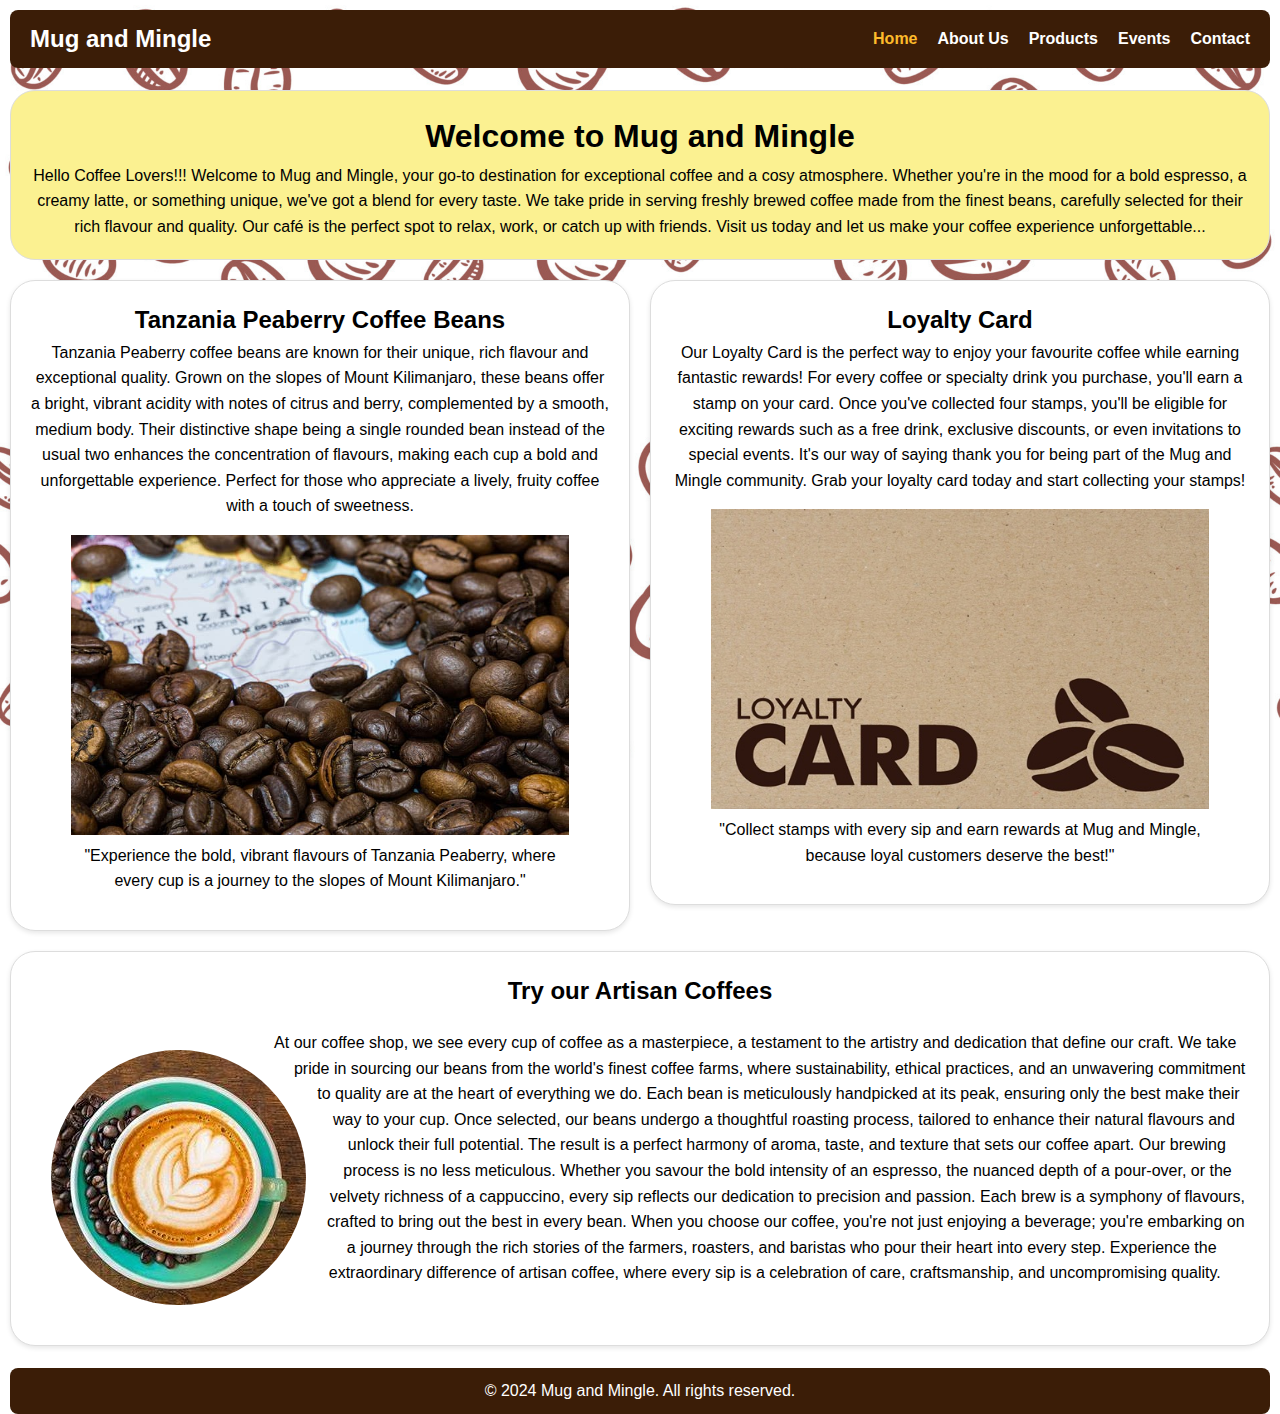
<file: index.html>
<!DOCTYPE html>
<html lang="en-gb">

<head>
    <meta charset="UTF-8">
    <meta name="viewport" content="width=device-width, initial-scale=1.0">
    <link rel="icon" type="image/jpg" href="./images/coffee_logo.jpg">
    <title>Mug and Mingle</title>
    <link rel="stylesheet" href="css/style.css">
</head>

<body>
    <a id="backtop"></a>
    <div class="container">
        <!-- Header -->
        <header class="header">
            <div class="logo">Mug and Mingle</div>
            <nav class="nav">
                <a href="/" class="current" aria-current="page">Home</a>
                <a href="about_us.html">About Us</a>
                <a href="products.html">Products</a>
                <a href="events.html">Events</a>
                <a href="contact.html">Contact</a>
            </nav>
        </header>

        <!-- Main Content -->
        <main class="main">
            <section class="hero">
                <h1>Welcome to Mug and Mingle</h1>
                <p>Hello Coffee Lovers!!! Welcome to Mug and Mingle, your go-to destination for exceptional coffee and a
                    cosy atmosphere.
                    Whether you're in the mood for a bold espresso, a creamy latte, or something unique, we've got a
                    blend for every taste.
                    We take pride in serving freshly brewed coffee made from the finest beans, carefully selected for
                    their rich flavour and quality.
                    Our café is the perfect spot to relax, work, or catch up with friends.
                    Visit us today and let us make your coffee experience unforgettable...</p>
            </section>

            <div class="content">
                <article>
                    <h2 class="title-hidden">Tanzania Peaberry Coffee Beans</h2>
                    <section>
                        <h2 id="tanzaniabeans">Tanzania Peaberry Coffee Beans</h2>
                        <p>Tanzania Peaberry coffee beans are known for their unique, rich flavour and exceptional
                            quality.
                            Grown on the slopes of Mount Kilimanjaro, these beans offer a bright, vibrant acidity with
                            notes of citrus and berry, complemented by a smooth, medium body.
                            Their distinctive shape being a single rounded bean instead of the usual two enhances the
                            concentration of flavours, making each cup a bold and unforgettable experience.
                            Perfect for those who appreciate a lively, fruity coffee with a touch of sweetness.</p>
                        <figure>
                            <img src="./images/tanzania_coffee.jpg" alt="Authentic coffee " width="500" height="300">
                            <figcaption>"Experience the bold, vibrant flavours of Tanzania Peaberry, where every cup is a
                                journey to the slopes of Mount Kilimanjaro."</figcaption>
                        </figure>
                    </section>
                </article>

                <article>
                    <h2 class="title-hidden">Loyalty Card</h2>
                    <section>
                        <h2 id="loyaltycard">Loyalty Card</h2>
                        <p>Our Loyalty Card is the perfect way to enjoy your favourite coffee while earning fantastic
                            rewards!
                            For every coffee or specialty drink you purchase, you'll earn a stamp on your card. Once
                            you've collected four stamps,
                            you'll be eligible for exciting rewards such as a free drink, exclusive discounts, or even
                            invitations to special events.
                            It's our way of saying thank you for being part of the Mug and Mingle community.
                            Grab your loyalty card today and start collecting your stamps!</p>
                        <figure>
                            <img src="./images/loyalty_card.jpg" alt="Loyalty Card" width="500" height="300">
                            <figcaption>"Collect stamps with every sip and earn rewards at Mug and Mingle, because loyal
                                customers deserve the best!"</figcaption>
                        </figure>
                    </section>
                </article>

            </div>
            <div class="content shaped">
                <article>
                    <h2 id="ourartisancoffees">Try our Artisan Coffees</h2>
                    <p>
                        <img src="./images/artisan_coffee.jpg" alt="Artisan Coffee">
                        At our coffee shop, we see every cup of coffee as a masterpiece, a testament to the artistry and
                        dedication that define our craft.
                        We take pride in sourcing our beans from the world's finest coffee farms, where sustainability,
                        ethical practices, and an unwavering commitment to quality are at the heart of everything we do.
                        Each bean is meticulously handpicked at its peak, ensuring only the best make their way to your
                        cup.
                        Once selected, our beans undergo a thoughtful roasting process, tailored to enhance their
                        natural flavours and unlock their full potential.
                        The result is a perfect harmony of aroma, taste, and texture that sets our coffee apart.
                        Our brewing process is no less meticulous. Whether you savour the bold intensity of an espresso,
                        the nuanced depth of a pour-over, or the velvety richness of a cappuccino, every sip reflects
                        our dedication to precision and passion.
                        Each brew is a symphony of flavours, crafted to bring out the best in every bean.
                        When you choose our coffee, you're not just enjoying a beverage; you're embarking on a journey
                        through the rich stories of the farmers, roasters, and baristas who pour their heart into every
                        step.
                        Experience the extraordinary difference of artisan coffee, where every sip is a celebration of
                        care, craftsmanship, and uncompromising quality.
                    </p>
                </article>
            </div>
        </main>

        <!-- Sidebar -->

        <aside class="sidebar">
            <h2>Quick Links</h2>
            <ul>
                <li><a href="#tanzaniabeans">Tanzania Coffee Beans</a></li>
                <li><a href="#loyaltycard">Loyalty Card</a></li>
                <li><a href="#ourartisancoffees">Try our Artisan Coffees</a></li>
                <li><a href="#backtop">Back to top</a></li>
            </ul>
        </aside>

        <!-- Footer -->
        <footer class="footer">
            <p>&copy; 2024 Mug and Mingle. All rights reserved.</p>
        </footer>
    </div>
</body>

</html>
</file>
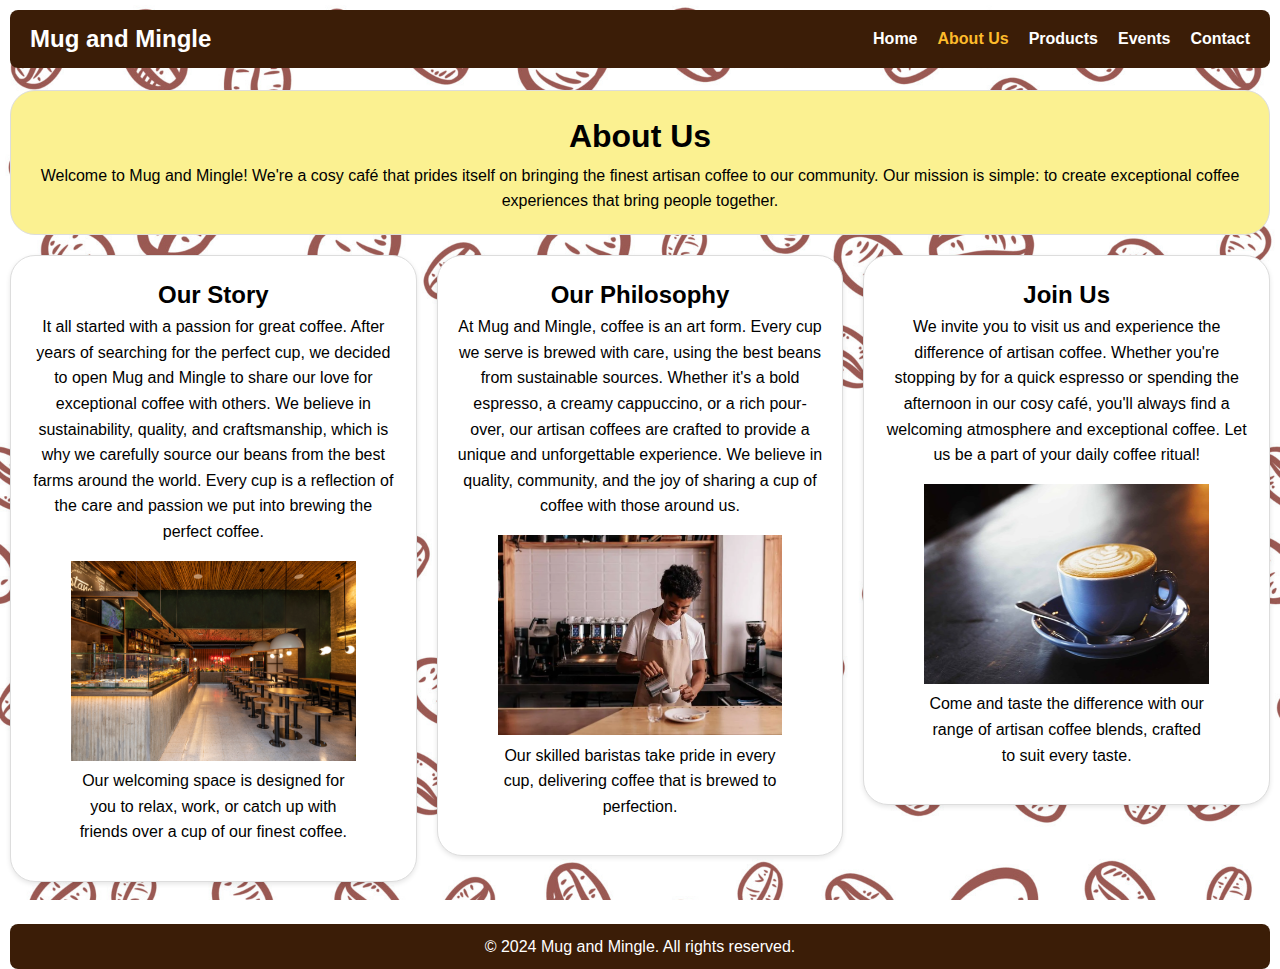
<file: about_us.html>
<!DOCTYPE html>
<html lang="en-gb">

<head>
    <meta charset="UTF-8">
    <meta name="viewport" content="width=device-width, initial-scale=1.0">
    <link rel="icon" type="image/jpg" href="./images/coffee_logo.jpg">
    <title>About Us | Mug and Mingle</title>
    <link rel="stylesheet" href="css/style.css">
</head>

<body>
    <a id="backtop"></a>
    <div class="container">
        <!-- Header -->
        <header class="header">
            <div class="logo">Mug and Mingle</div>
            <nav class="nav">
                <a href="/">Home</a>
                <a href="about_us.html" class="current" aria-current="page">About Us</a>
                <a href="products.html">Products</a>
                <a href="events.html">Events</a>
                <a href="contact.html">Contact</a>
            </nav>
        </header>

        <!-- Main Content -->
        <main class="main">
            <section class="hero">
                <h1>About Us</h1>
                <p>Welcome to Mug and Mingle! We're a cosy café that prides itself on bringing the finest artisan coffee
                    to our community.
                    Our mission is simple: to create exceptional coffee experiences that bring people together.</p>
            </section>

            <div class="content">
                <article>
                    <h2 class="title-hidden">Our Story</h2>
                    <section>
                        <a id="ourstory"></a>
                        <h2>Our Story</h2>
                        <p>It all started with a passion for great coffee. After years of searching for the perfect cup,
                            we decided to open Mug and Mingle to share our love for exceptional coffee with others.
                            We believe in sustainability, quality, and craftsmanship, which is why we carefully source
                            our beans from the best farms around the world. Every cup is a reflection of the care and
                            passion we put into brewing the perfect coffee.</p>
                        <figure>
                            <img src="./images/coffee_shop.jpg" alt="Our Coffee Shop" width="400" height="200">
                            <figcaption>Our welcoming space is designed for you to relax, work, or catch up with friends
                                over a cup of our finest coffee.</figcaption>
                        </figure>
                    </section>
                </article>

                <article>
                    <h2 class="title-hidden">Our Philosophy</h2>
                    <section>
                        <a id="ourphilosophy"></a>
                        <h2>Our Philosophy</h2>
                        <p>At Mug and Mingle, coffee is an art form. Every cup we serve is brewed with care, using the
                            best beans from sustainable sources.
                            Whether it's a bold espresso, a creamy cappuccino, or a rich pour-over, our artisan coffees
                            are crafted to provide a unique and unforgettable experience.
                            We believe in quality, community, and the joy of sharing a cup of coffee with those around
                            us.</p>
                        <figure>
                            <img src="./images/coffee-barista.jpg" alt="Barista making coffee" width="400" height="200">
                            <figcaption>Our skilled baristas take pride in every cup, delivering coffee that is brewed
                                to perfection.</figcaption>
                        </figure>
                    </section>
                </article>

                <article>
                    <h2 class="title-hidden">Join Us</h2>
                    <section>
                        <a id="joinus"></a>
                        <h2>Join Us</h2>
                        <p>We invite you to visit us and experience the difference of artisan coffee.
                            Whether you're stopping by for a quick espresso or spending the afternoon in our cosy café,
                            you'll always find a welcoming atmosphere and exceptional coffee. Let us be a part of your
                            daily coffee ritual!</p>
                        <figure>
                            <img src="./images/artisan-coffee-shop-cup.jpg" alt="Artisan coffee cups" width="400" height="200">
                            <figcaption>Come and taste the difference with our range of artisan coffee blends, crafted
                                to suit every taste.</figcaption>
                        </figure>
                    </section>
                </article>
            </div>
        </main>

        <!-- Sidebar -->

        <aside class="sidebar">
            <h2>Quick Links</h2>
            <ul>
                <li><a href="#ourstory">Our Story</a></li>
                <li><a href="#ourphilosophy">Our Philosophy</a></li>
                <li><a href="#joinus">Join Us</a></li>
                <li><a href="#backtop">Back to top</a></li>
            </ul>
        </aside>

         <!-- Footer -->
        <footer class="footer">
            <p>&copy; 2024 Mug and Mingle. All rights reserved.</p>
        </footer>
    </div>
</body>

</html>
</file>
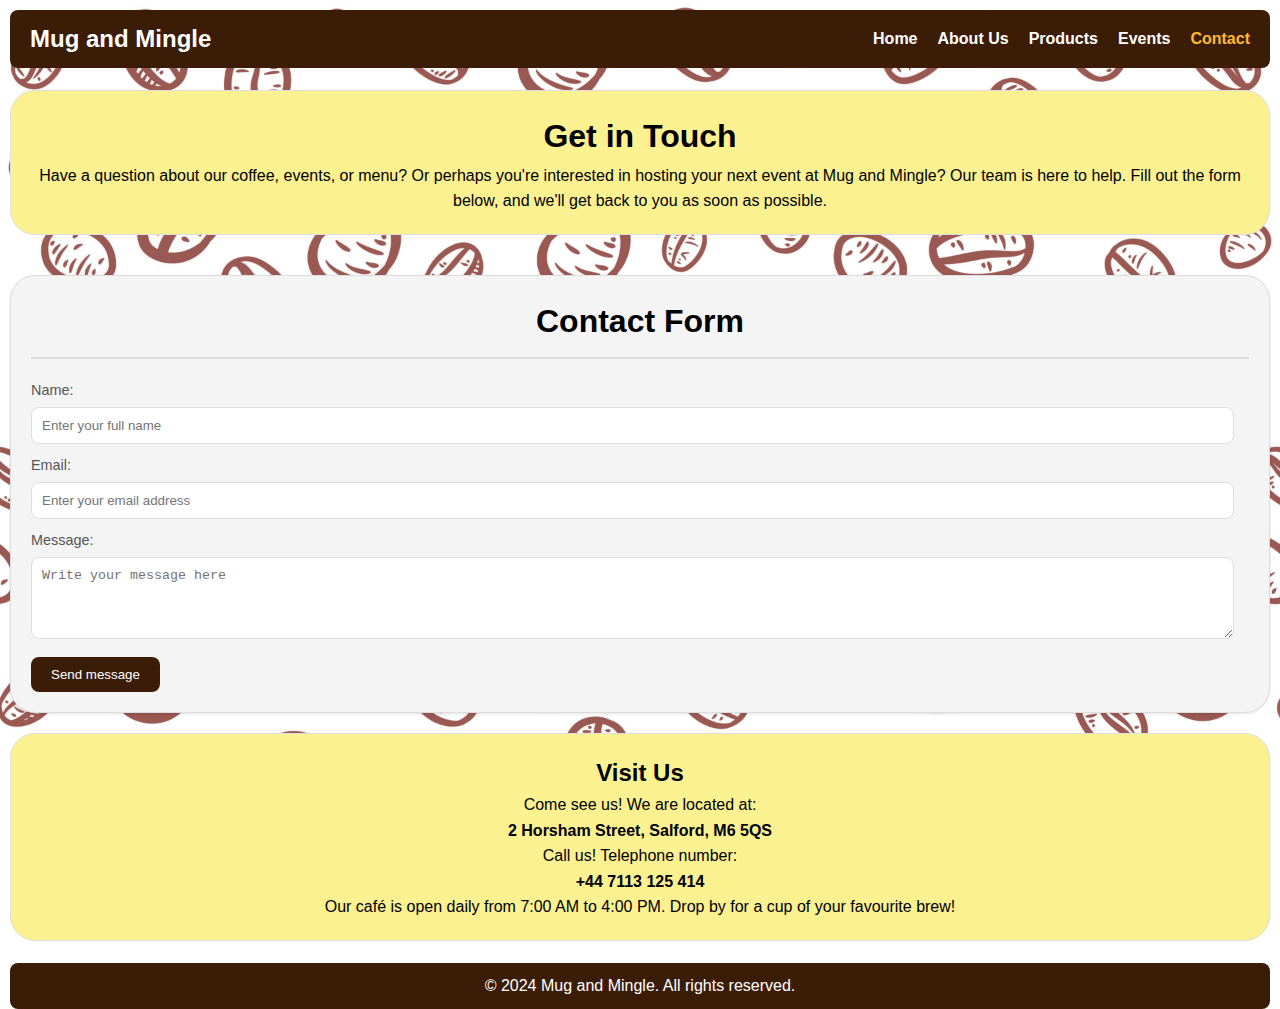
<file: contact.html>
<!DOCTYPE html>
<html lang="en-gb">

<head>
    <meta charset="UTF-8">
    <meta name="viewport" content="width=device-width, initial-scale=1.0">
    <link rel="icon" type="image/jpg" href="./images/coffee_logo.jpg">
    <title>Contact | Mug and Mingle</title>
    <link rel="stylesheet" href="css/style.css">
    <link rel="stylesheet" href="css/contact.css">
</head>

<body>
    <a id="backtop"></a>
    <div class="container">
        <!-- Header -->
        <header class="header">
            <div class="logo">Mug and Mingle</div>
            <nav class="nav">
                <a href="/">Home</a>
                <a href="about_us.html">About Us</a>
                <a href="products.html">Products</a>
                <a href="events.html">Events</a>
                <a href="contact.html" class="current" aria-current="page">Contact</a>
            </nav>
        </header>

        <!-- Main Content -->
        <main class="main">
            <section class="hero">
                <h1>Get in Touch</h1>
                <p>Have a question about our coffee, events, or menu? Or perhaps you're interested in hosting your next
                    event at Mug and Mingle?
                    Our team is here to help. Fill out the form below, and we'll get back to you as soon as possible.
                </p>
            </section>
            <a id="contactform"></a>
            
                
                    <form action="/submit" method="post">
                        <div class="section-header">
                            <h2>Contact Form</h2>
                        </div>
                        <label for="name">Name:</label>
                        <input type="text" id="name" name="name" placeholder="Enter your full name" required>
                        <label for="email">Email:</label>
                        <input type="email" id="email" name="email" placeholder="Enter your email address" required>
                        <label for="message">Message:</label>
                        <textarea id="message" name="message" rows="4" placeholder="Write your message here" required></textarea>
                        <button type="submit">Send message</button>
                    </form>
            

            <section class="hero">
                <h2>Visit Us</h2>
                <p>Come see us! We are located at:</p>
                <p><b>2 Horsham Street, Salford, M6 5QS</b></p>
                <p>Call us! Telephone number:</p>
                <p><b>+44 7113 125 414</b></p>
                <p>Our café is open daily from 7:00 AM to 4:00 PM. Drop by for a cup of your favourite brew!</p>

            </section>


        </main>

        <!-- Sidebar -->

        <aside class="sidebar">
            <h2>Quick Links</h2>
            <ul>
                <li><a href="#contactform">Contact Form</a></li>
                <li><a href="#backtop">Back to top</a></li>
            </ul>
        </aside>

        <!-- Footer -->
        <footer class="footer">
            <p>&copy; 2024 Mug and Mingle. All rights reserved.</p>
        </footer>
    </div>
</body>

</html>
</file>
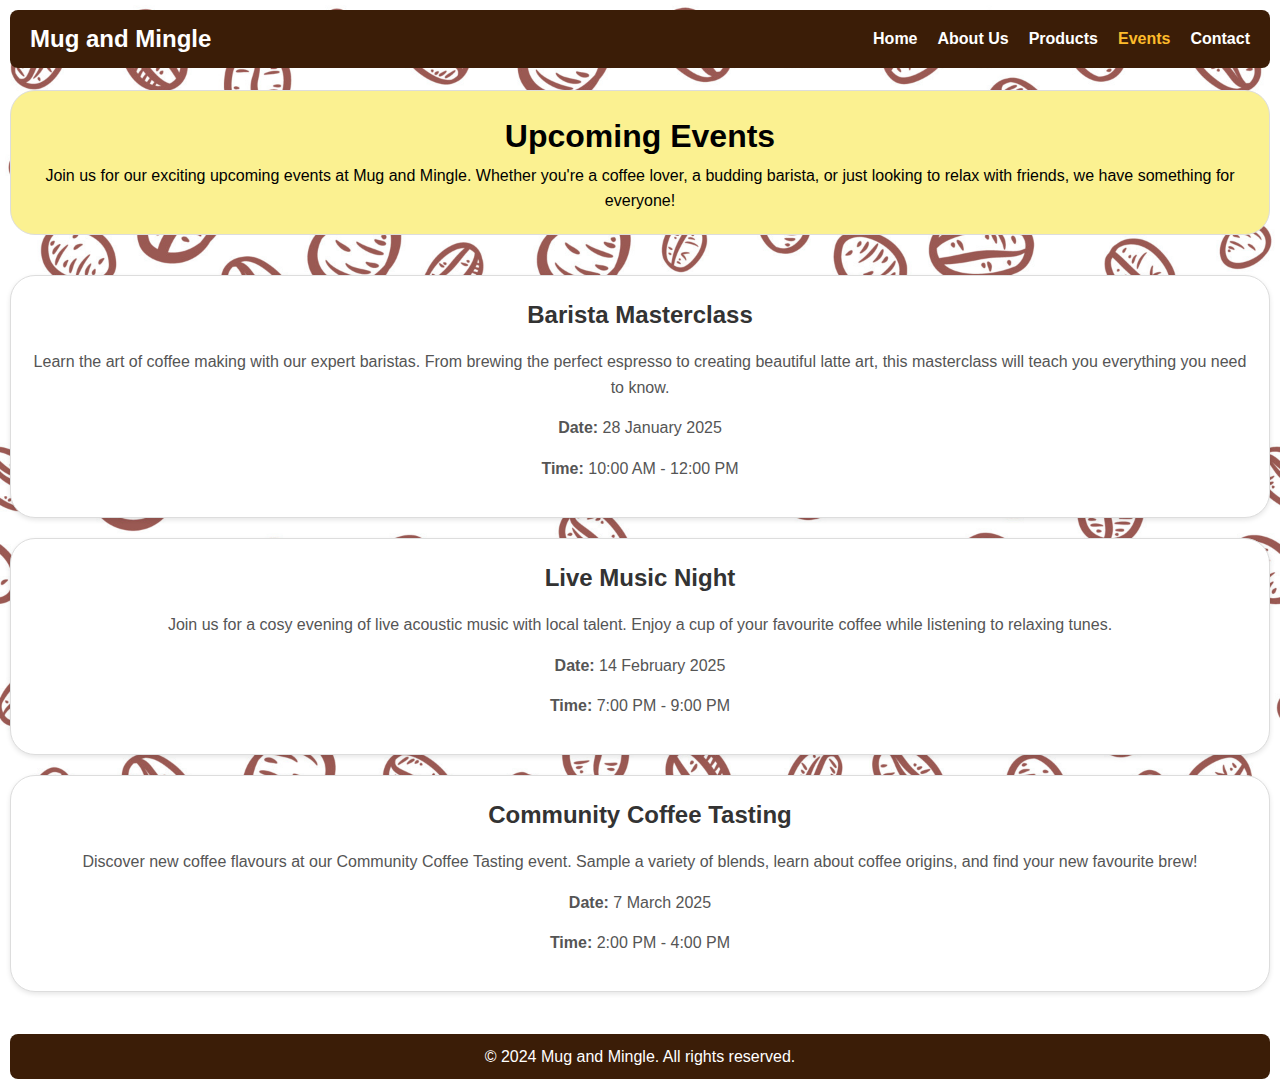
<file: events.html>
<!DOCTYPE html>
<html lang="en-gb">

<head>
    <meta charset="UTF-8">
    <meta name="viewport" content="width=device-width, initial-scale=1.0">
    <link rel="icon" type="image/jpg" href="./images/coffee_logo.jpg">
    <title>Events | Mug and Mingle</title>
    <link rel="stylesheet" href="css/style.css">
    <link rel="stylesheet" href="css/events.css">
</head>

<body>
    <a id="backtop"></a>
    <div class="container">
        <!-- Header -->
        <header class="header">
            <div class="logo">Mug and Mingle</div>
            <nav class="nav">
                <a href="/">Home</a>
                <a href="about_us.html">About Us</a>
                <a href="products.html">Products</a>
                <a href="events.html" class="current" aria-current="page">Events</a>
                <a href="contact.html">Contact</a>
            </nav>
        </header>

        <!-- Main Content -->
        <main class="main">
            <section class="hero">
                <h1>Upcoming Events</h1>
                <p>Join us for our exciting upcoming events at Mug and Mingle. Whether you're a coffee lover, a budding
                    barista, or just looking to relax with friends, we have something for everyone!</p>
            </section>

            <section class="content events">
                <a id="masterclass"></a>
                <div class="event-box">
                    <h2>Barista Masterclass</h2>
                    <p>Learn the art of coffee making with our expert baristas. From brewing the perfect espresso to
                        creating beautiful latte art, this masterclass will teach you everything you need to know.</p>
                    <p><b>Date:</b> 28 January 2025</p>
                    <p><b>Time:</b> 10:00 AM - 12:00 PM</p>
                </div>

                <div class="event-box">
                    <a id="livemusic"></a>
                    <h2>Live Music Night</h2>
                    <p>Join us for a cosy evening of live acoustic music with local talent. Enjoy a cup of your favourite
                        coffee while listening to relaxing tunes.</p>
                    <p><b>Date:</b> 14 February 2025</p>
                    <p><b>Time:</b> 7:00 PM - 9:00 PM</p>
                </div>

                <div class="event-box">
                    <a id="coffeetasting"></a>
                    <h2>Community Coffee Tasting</h2>
                    <p>Discover new coffee flavours at our Community Coffee Tasting event. Sample a variety of blends,
                        learn about coffee origins, and find your new favourite brew!</p>
                    <p><b>Date:</b> 7 March 2025</p>
                    <p><b>Time:</b> 2:00 PM - 4:00 PM</p>
                </div>
            </section>
        </main>

        <!-- Sidebar -->
        <aside class="sidebar">
            <h2>Upcoming Events</h2>
            <ul>
                <li><a href="#masterclass">Barista Masterclass</a></li>
                <li><a href="#livemusic">Live Music Night</a></li>
                <li><a href="#coffeetasting">Community Coffee Tasting</a></li>
                <li><a href="#backtop">Back to top</a></li>
            </ul>
        </aside>

        <!-- Footer -->
        <footer class="footer">
            <p>&copy; 2024 Mug and Mingle. All rights reserved.</p>
        </footer>
    </div>
</body>

</html>
</file>
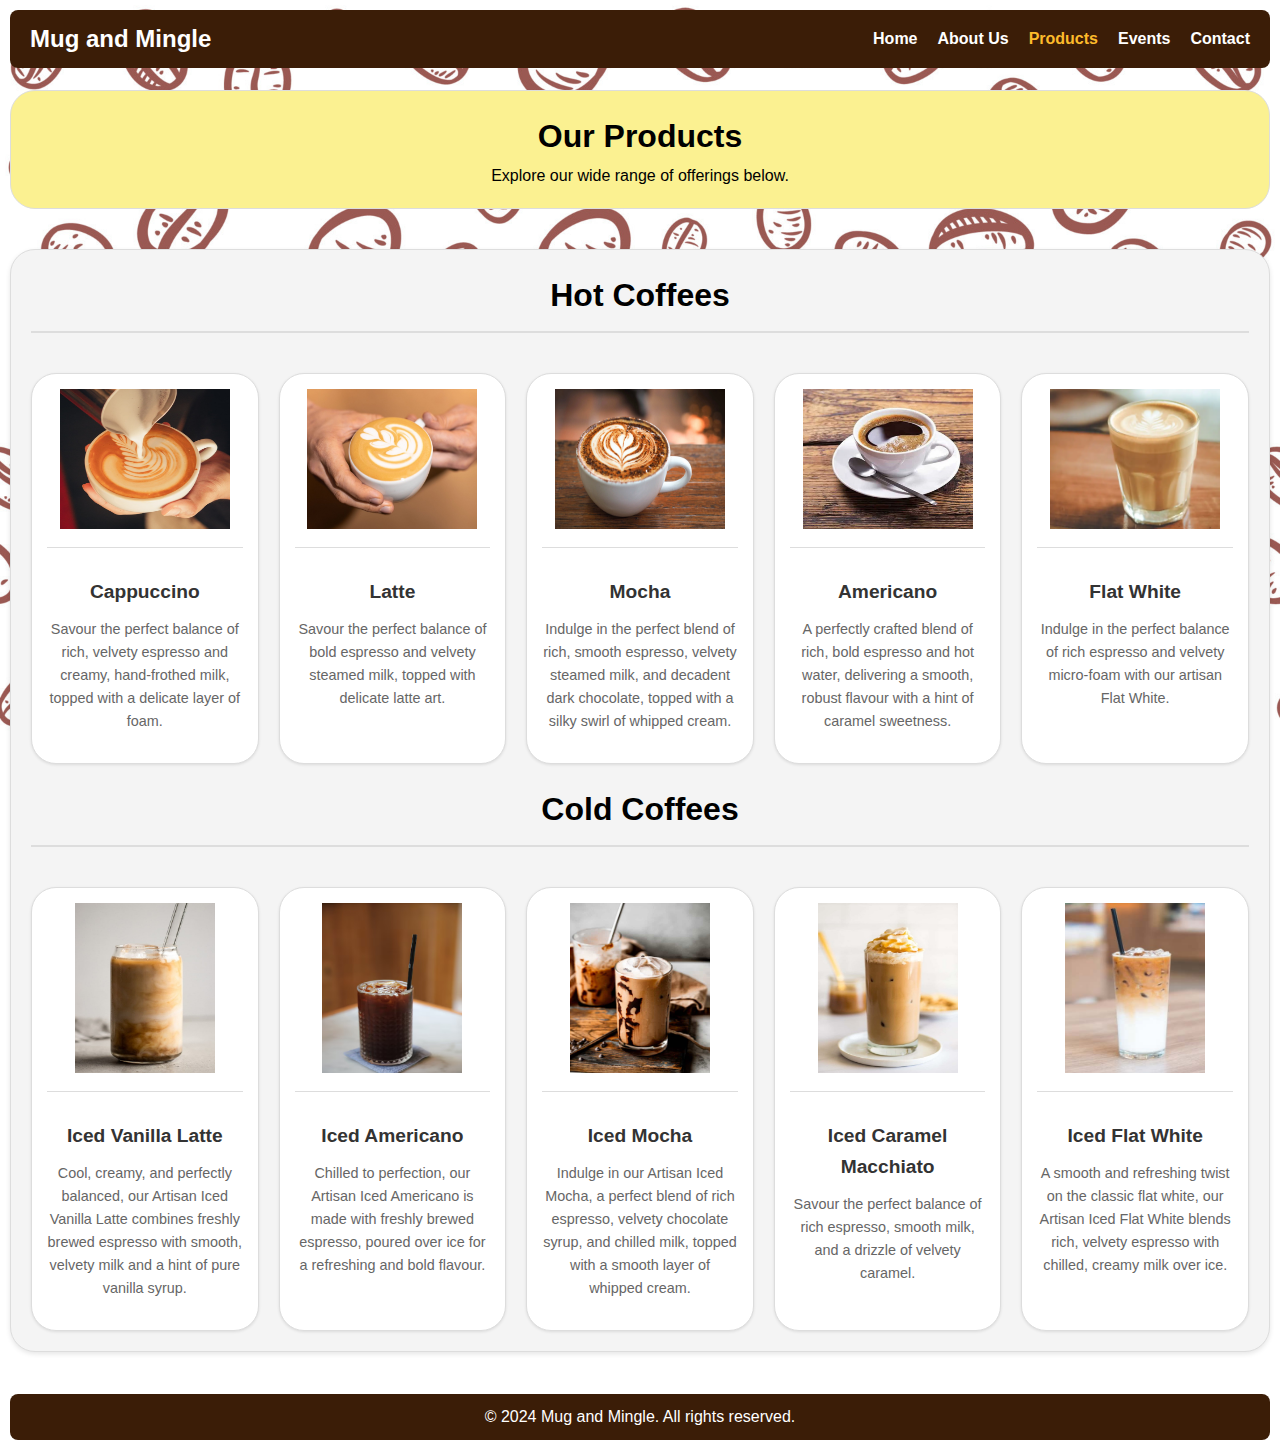
<file: products.html>
<!DOCTYPE html>
<html lang="en-gb">

<head>
    <meta charset="UTF-8">
    <meta name="viewport" content="width=device-width, initial-scale=1.0">
    <link rel="icon" type="image/jpg" href="./images/coffee_logo.jpg">
    <title>Products | Mug and Mingle</title>
    <link rel="stylesheet" href="css/style.css">
    <link rel="stylesheet" href="css/products.css">
</head>

<body>
    <a id="backtop"></a>
    <div class="container">
        <!-- Header -->
        <header class="header">
            
            <div class="logo">Mug and Mingle</div>
            <nav class="nav">
                <a href="/">Home</a>
                <a href="about_us.html">About Us</a>
                <a href="products.html" class="current" aria-current="page">Products</a>
                <a href="events.html">Events</a>
                <a href="contact.html">Contact</a>
            </nav>
        </header>

        <!-- Main Content -->
        <main class="main">
            <section class="hero">
                <h1>Our Products</h1>
                <p>Explore our wide range of offerings below.</p>
            </section>

            <section class="product-grid">
                <div class="section-header">
                    <a id="hotcoffees"></a>
                    <h2>Hot Coffees</h2>
                </div>

                <div class="product">

                    <div class="product-image">
                        <img src="./images/cappuccino.jpg" alt="Artisan Cappuccino" width="170" height="140">
                    </div>
                    <div class="product-info">
                        <h3>Cappuccino</h3>
                        <p>Savour the perfect balance of rich, velvety espresso and creamy, hand-frothed milk, topped
                            with a delicate layer of foam.</p>
                    </div>
                </div>

                <div class="product">
                    <div class="product-image">
                        <img src="./images/latte.jpg" alt="Artisan Latte" width="170" height="140">
                    </div>
                    <div class="product-info">
                        <h3>Latte</h3>
                        <p>Savour the perfect balance of bold espresso and velvety steamed milk, topped with delicate
                            latte art.</p>
                    </div>
                </div>

                <div class="product">
                    <div class="product-image">
                        <img src="./images/mocha.jpg" alt="Artisan Mocha" width="170" height="140">
                    </div>
                    <div class="product-info">
                        <h3>Mocha</h3>
                        <p>Indulge in the perfect blend of rich, smooth espresso, velvety steamed milk, and decadent
                            dark chocolate, topped with a silky swirl of whipped cream.</p>
                    </div>
                </div>

                <div class="product">
                    <div class="product-image">
                        <img src="./images/americano.jpg" alt="Artisan Americano" width="170" height="140">
                    </div>
                    <div class="product-info">
                        <h3>Americano</h3>
                        <p>A perfectly crafted blend of rich, bold espresso and hot water, delivering a smooth, robust
                            flavour with a hint of caramel sweetness.</p>
                    </div>
                </div>

                <div class="product">
                    <div class="product-image">
                        <img src="./images/flat_white.jpg" alt="Artisan Flat White" width="170" height="140">
                    </div>
                    <div class="product-info">
                        <h3>Flat White</h3>
                        <p>Indulge in the perfect balance of rich espresso and velvety micro-foam with our artisan Flat
                            White.</p>
                    </div>
                </div>

                <div class="section-header">
                    <a id="coldcoffees"></a>
                    <h2>Cold Coffees</h2>
                </div>
                <div class="product">

                    <div class="product-image">
                        <img src="./images/Iced-Vanilla-Latte.jpg" alt="Iced Vanilla Latte" width="140" height="170">
                    </div>
                    <div class="product-info">
                        <h3>Iced Vanilla Latte</h3>
                        <p>Cool, creamy, and perfectly balanced, our Artisan Iced Vanilla Latte combines freshly brewed
                            espresso with smooth, velvety milk and a hint of pure vanilla syrup.</p>
                    </div>
                </div>

                <div class="product">
                    <div class="product-image">
                        <img src="./images/ice-americano.jpg" alt="Iced Americano" width="140" height="170">
                    </div>
                    <div class="product-info">
                        <h3>Iced Americano</h3>
                        <p>Chilled to perfection, our Artisan Iced Americano is made with freshly brewed espresso,
                            poured over ice for a refreshing and bold flavour.</p>
                    </div>
                </div>

                <div class="product">
                    <div class="product-image">
                        <img src="./images/iced_mocha.jpg" alt="Iced Mocha" width="140" height="170">
                    </div>
                    <div class="product-info">
                        <h3>Iced Mocha</h3>
                        <p>Indulge in our Artisan Iced Mocha, a perfect blend of rich espresso, velvety chocolate syrup,
                            and chilled milk, topped with a smooth layer of whipped cream.</p>
                    </div>
                </div>

                <div class="product">
                    <div class="product-image">
                        <img src="./images/iced-caramel-macchiato.jpg" alt="Iced Caramel Macchiato" width="140"
                            height="170">
                    </div>
                    <div class="product-info">
                        <h3>Iced Caramel Macchiato</h3>
                        <p>Savour the perfect balance of rich espresso, smooth milk, and a drizzle of velvety caramel.
                        </p>
                    </div>
                </div>

                <div class="product">
                    <div class="product-image">
                        <img src="./images/Iced-Flat-White.jpg" alt="Iced Flat White" width="140" height="170">
                    </div>
                    <div class="product-info">
                        <h3>Iced Flat White</h3>
                        <p>A smooth and refreshing twist on the classic flat white, our Artisan Iced Flat White blends
                            rich, velvety espresso with chilled, creamy milk over ice.</p>
                    </div>
                </div>

                
            </section>
        </main>

        <!-- Sidebar -->
        <aside class="sidebar">
            <h2>Our Products:</h2>
            <ul>
                <li><a href="#hotcoffees">Hot Coffees</a></li>
                <li><a href="#coldcoffees">Cold Coffees</a></li>
                <li><a href="#backtop">Back to top</a></li>
            </ul>
        </aside>

        <!-- Footer -->
        <footer class="footer">
            <p>&copy; 2024 Mug and Mingle. All rights reserved.</p>
        </footer>
    </div>
</body>

</html>
</file>
<file: css/style.css>
body,
h1,
h2,
p {
    margin: 0;
    padding: 0;
}


body {
    font-family: Arial, sans-serif;
    line-height: 1.6;
    background-image: url('/images/coffe_beans.jpg');
    background-attachment: fixed;
    background-size: cover;
    
}

a {
    text-decoration: none;
    color: inherit;
}


.container {
    display: grid;
    grid-template-areas:
        "header header"
        "main sidebar"
        "footer footer";
    grid-template-columns: 1fr 200px;
    grid-template-rows: auto 1fr auto;
    gap: 22px;
    max-width: 1400px;
    margin: 0 auto;
    padding: 10px;
    height: calc(100vh - 40px);
}

.header {
    grid-area: header;
    display: flex;
    justify-content: space-between;
    align-items: center;
    padding: 10px 20px;
    background-color: #3b1d07;
    color: white;
    border-radius: 8px;
    
}

.header .logo {
    font-size: 1.5rem;
    font-weight: bold;
    white-space: nowrap;
}

.nav {
    display: flex;
    gap: 20px;
}

.nav a {
    color: white;
    font-weight: bold;
    transition: color 0.3s ease;
}

.nav a:hover {
    color: #fdbb2b;
}

.nav a.current {
    color: #fdbb2b;
}

.main {
    grid-area: main;
    display: grid;
    grid-template-rows: auto auto 1fr;
    gap: 20px;

}

.hero {
    background-color: #fbf191;
    padding: 20px;
    text-align: center;
    border: 1px solid #ddd;
    border-radius: 25px;
}

.content {
    display: flex;
    gap: 20px;
}

.content article {
    flex: 1;
    display: flex;
    flex-direction: column;
    gap: 20px;

}

.shaped article,
.content>article>section {
    padding: 20px;
    background-color: #fff;
    border: 1px solid #ddd;
    box-shadow: 0 2px 5px rgba(0, 0, 0, 0.1);
    text-align: center;
    border-radius: 25px;
}

.title-hidden {
    display: none;
}

.content.shaped {
    display: flex;

}

.shaped img {
    float: left;
    shape-outside: circle(50%);
    clip-path: circle(50%);
    margin: 20px;
}

.shaped p {
    text-align:center;
}

figure img {
    max-width: 100%;
}

.sidebar {
    grid-area: sidebar;
    position: fixed;
    top: 10%;
    right: 0;
    width: 225px;
    padding: 20px;
    background-color: #f9f9f9;
    border-left: 1px solid #ddd;
    border-radius: 25px;
    box-shadow: -2px 0 5px rgba(0, 0, 0, 0.1);
    height: 70%;
    z-index: 10;
}

.sidebar ul {
    list-style: none;
}

.sidebar ul li {
    margin-bottom: 10px;
}

.sidebar a {
    color: #333;
    transition: color 0.3s ease;
}

.sidebar a:hover {
    color: #f0a500;
}

.footer {
    grid-area: footer;
    text-align: center;
    padding: 10px 0;
    background-color: #3b1d07;
    color: white;
    border-radius: 8px;
}

@media all and (max-width:1436px) {
    aside {
        display: none;
    }

    .container {
        grid-template-areas:
            "header"
            "main"
            "footer";
        grid-template-columns: 1fr;
    }

}

@media all and (max-width:885px) {
    .content {
        flex-direction: column;
    }

    .nav {
        flex-wrap: wrap;
    }

    .shaped {
        text-align: center;
    }

    .shaped img {
        shape-outside: none;
        float: none;

    }

    .shaped p {
        text-align: unset;
    }

}

@media all and (max-width: 625px) {
    html, body {
        overflow-x: hidden;
        width: 100%;
    }
    
    .container {
        grid-template-areas:
            "header"
            "main"
            "footer";
        grid-template-columns: 1fr;
        gap: 15px;
        padding: 5px;
    }

    .header {
        flex-wrap: wrap;
        text-align: center;
    }

    .header .logo {
        font-size: 1.2rem;
        margin-bottom: 10px;
    }

    .nav {
        flex-direction: column;
        align-items: center;
        gap: 10px;
    }

    .main {
        grid-template-rows: auto 1fr;
    }

    .hero {
        padding: 15px;
        font-size: 1rem;
    }

    .content {
        flex-direction: column;
        gap: 15px;
    }

    .content article {
        min-height: auto;
        padding: 15px;
    }

    .shaped img {
        max-width: 90%;
        margin: 15px auto;
        display: block;
        clip-path: none;
        shape-outside: none;
        border-radius: 25px;
    }

    .shaped p {
        text-align: center;
        padding: 0 10px;
    }

    .sidebar {
        position: relative;
        width: 100%;
        height: auto;
        padding: 15px;
        box-shadow: none;
        border-left: none;
        margin-bottom: 20px;
    }

    .sidebar ul {
        display: flex;
        flex-wrap: wrap;
        justify-content: center;
        gap: 10px;
    }

    .sidebar ul li {
        margin: 0;
    }

    .sidebar a {
        text-align: center;
        font-size: 0.9rem;
    }

    .footer {
        font-size: 0.9rem;
        padding: 5px;
    }
}
</file>
<file: css/contact.css>
.section-header {
    grid-column: 1 / -1;
    text-align: center;
    margin-bottom: 20px;
}

.section-header h2 {
    font-size: 2rem;
    font-weight: bold;
    margin: 0;
    padding-bottom: 10px;
    border-bottom: 2px solid #ddd;
}

form { 
    border: 1px solid #ddd;
    background-color: #f4f4f4; 
    padding: 20px; 
    border-radius: 25px; 
    box-shadow: 0 1px 3px rgba(0, 0, 0, 0.1); 
} 
label { 
    display: block; 
    margin-bottom: 5px; 
    color: #555;
    font-size: 0.9rem;
} 
input, textarea {
     width: 97%; 
     padding: 10px; 
     margin-bottom: 10px; 
     border-radius: 8px; 
     border: 1px solid #ddd; 
    } 
    button { 
        background-color: #3b1d07;
        color: white; 
        padding: 10px 20px; 
        border: none; 
        border-radius: 8px; 
        cursor: pointer; 
    } 
    button:hover { 
        background-color: #684841
    }
</file>
<file: css/events.css>
.events {
    display: flex;
    flex-direction: column;
    gap: 20px;

}

.event-box {
    padding: 20px;
    background-color: #ffffff;
    border: 1px solid #ddd;
    box-shadow: 0 2px 5px rgba(0, 0, 0, 0.1);
    text-align: center;
    border-radius: 25px;
}


.event-box h2 {
    color: #333;
    font-size: 1.5rem;
    margin-bottom: 15px;
}

.event-box p {
    font-size: 1rem;
    color: #555;
    margin-bottom: 15px;
}
</file>
<file: css/products.css>
.product-grid {
    display: grid;
    grid-template-columns: repeat(auto-fit, minmax(200px, 1fr));
    gap: 20px;
    padding: 20px;
    background-color: #f4f4f4;
    border: 1px solid #ddd;
    box-shadow: 0 2px 5px rgba(0, 0, 0, 0.1);
    margin-top: 20px;
    border-radius: 25px;
}

.product {
    display: flex;
    flex-direction: column;
    background-color: #fff;
    border: 1px solid #ddd;
    padding: 15px;
    text-align: center;
    box-shadow: 0 1px 3px rgba(0, 0, 0, 0.1);
    transition: transform 0.2s ease, box-shadow 0.2s ease;
    border-radius: 25px;
}

.product:hover {
    transform: translateY(-5px);
    box-shadow: 0 4px 8px rgba(0, 0, 0, 0.15);
}

.product-image {
    margin-bottom: 10px;
    border-bottom: 1px solid #ddd;
    padding-bottom: 10px;
}

.product-info h3 {
    font-size: 1.2rem;
    margin-bottom: 10px;
    color: #333;
}

.product-info p {
    font-size: 0.9rem;
    color: #666;
    margin-bottom: 15px;
}

.product-info a {
    display: inline-block;
    background-color: #f0a500;
    color: white;
    text-decoration: none;
    padding: 10px 15px;
    border-radius: 5px;
    font-weight: bold;
    transition: background-color 0.3s ease;
}

.product-info a:hover {
    background-color: #cc8500;
}

.section-header {
    grid-column: 1 / -1;
    text-align: center;
    margin-bottom: 20px;
}

.section-header h2 {
    font-size: 2rem;
    font-weight: bold;
    margin: 0;
    padding-bottom: 10px;
    border-bottom: 2px solid #ddd;
}
</file>
